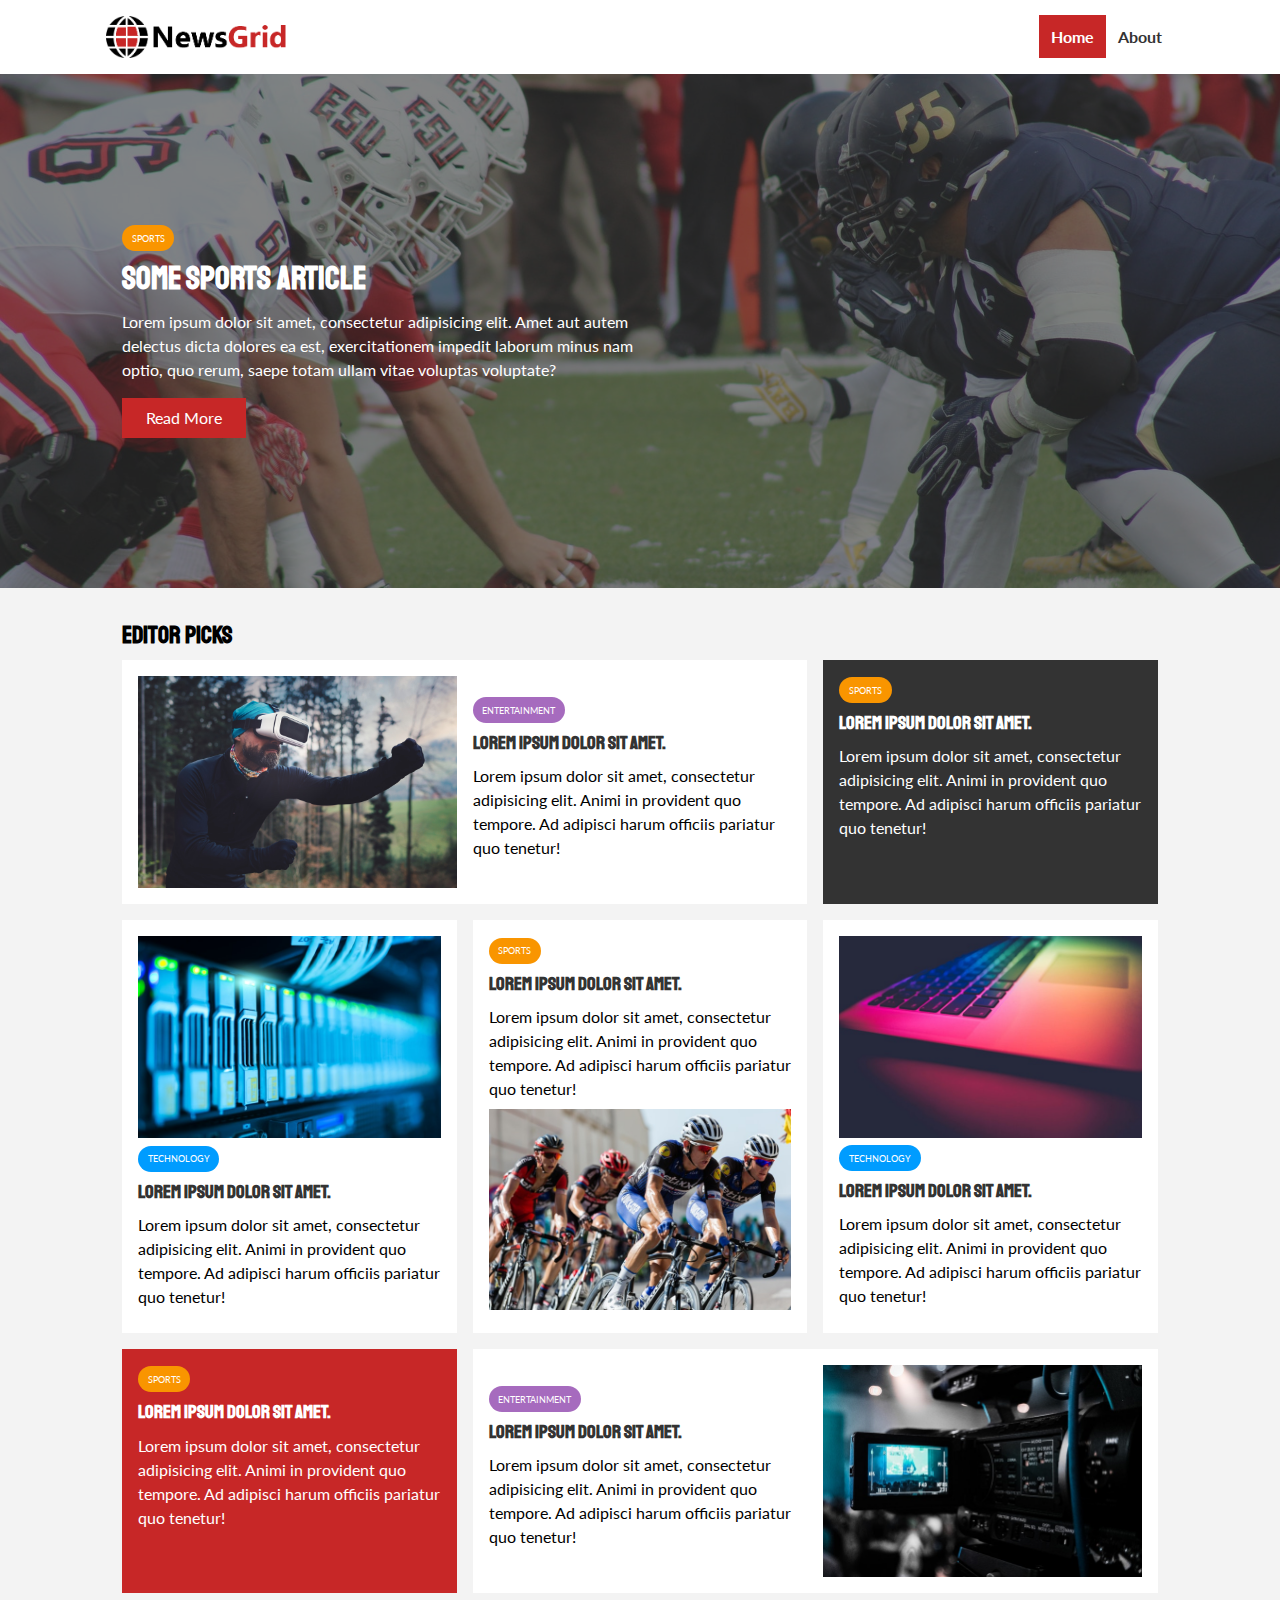
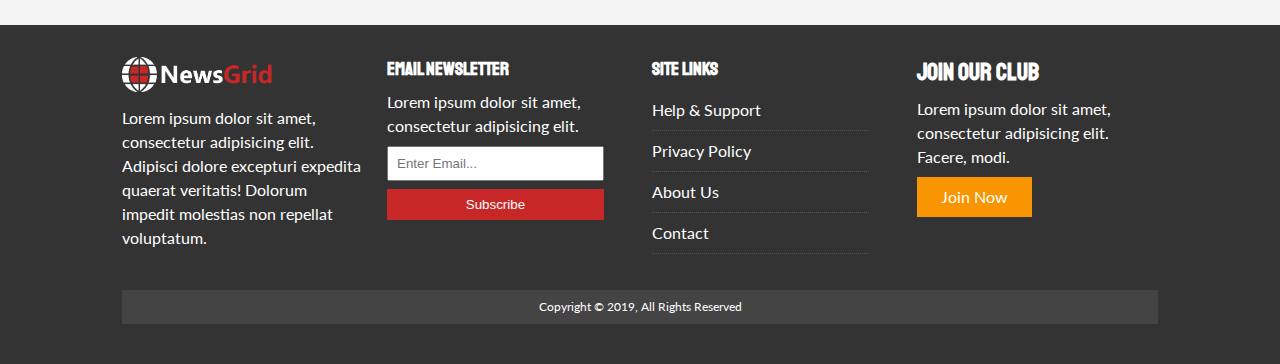
<file: index.html>
<!DOCTYPE html>
<html lang="en">
  <head>
    <meta charset="UTF-8" />
    <meta name="viewport" content="width=device-width, initial-scale=1.0" />
    <meta http-equiv="X-UA-Compatible" content="ie=edge" />
       <link
      rel="stylesheet"
      href="https://use.fontawesome.com/releases/v5.6.3/css/all.css"
      integrity="sha384-UHRtZLI+pbxtHCWp1t77Bi1L4ZtiqrqD80Kn4Z8NTSRyMA2Fd33n5dQ8lWUE00s/"
      crossorigin="anonymous"
    />

    <link rel="stylesheet" href="css/style.css" />
    <link
      href="https://fonts.googleapis.com/css?family=Lato|Staatliches"
      rel="stylesheet"
    />
    <link
      rel="stylesheet"
      media="screen and (max-width: 768px)"
      href="css/mobile.css"
    />
    <link rel="shortcut icon" type="image/x-icon" href="favicon.ico" />
    <title>NewsGrid | Latest News</title>
  </head>
  <body>
    <nav id="main-nav">
      <div class="container">
        <img class="logo" src="img/logo.png" alt="NewsGrid" />
        <div class="social">
          <a href="http://facebook.com" target="_blank">
            <i class="fab fa-facebook fa-2x"></i>
          </a>
          <a href="http://twitter.com" target="_blank">
            <i class="fab fa-twitter fa-2x"></i>
          </a>
          <a href="http://instagram.com" target="_blank">
            <i class="fab fa-instagram fa-2x"></i>
          </a>
          <a href="http://youtube.com" target="_blank">
            <i class="fab fa-youtube fa-2x"></i>
          </a>
        </div>
        <ul>
          <li><a href="index.html" class="current">Home</a></li>
          <li><a href="about.html">About</a></li>
        </ul>
      </div>
    </nav>
    <!--Showcase-->
    <header id="showcase">
      <div class="container">
        <div class="showcase-container">
          <div class="showcase-content">
            <div class="category category-sports">Sports</div>
            <h1>Some Sports Article</h1>
            <p>
              Lorem ipsum dolor sit amet, consectetur adipisicing elit. Amet aut
              autem delectus dicta dolores ea est, exercitationem impedit
              laborum minus nam optio, quo rerum, saepe totam ullam vitae
              voluptas voluptate?
            </p>
            <a class="btn btn-primary" href="article.html">Read More</a>
          </div>
        </div>
      </div>
    </header>
    <!--Home Articles-->
    <section id="home-articles" class="py-2">
      <div class="container">
        <h2>Editor Picks</h2>
        <div class="articles-container">
          <article class="card">
            <img src="img/articles/ent1.jpg" alt="" />
            <div>
              <div class="category category-ent">Entertainment</div>
              <h3>
                <a href="article.html">Lorem ipsum dolor sit amet.</a>
              </h3>
              <p>
                Lorem ipsum dolor sit amet, consectetur adipisicing elit. Animi
                in provident quo tempore. Ad adipisci harum officiis pariatur
                quo tenetur!
              </p>
            </div>
          </article>
          <article class="card  bg-dark">
            <div class="category category-sports">Sports</div>
            <h3>
              <a href="article.html">Lorem ipsum dolor sit amet.</a>
            </h3>
            <p>
              Lorem ipsum dolor sit amet, consectetur adipisicing elit. Animi in
              provident quo tempore. Ad adipisci harum officiis pariatur quo
              tenetur!
            </p>
          </article>
          <article class="card">
            <img src="img/articles/tech1.jpg" />
            <div class="category category-tech">Technology</div>
            <h3>
              <a href="article.html">Lorem ipsum dolor sit amet.</a>
            </h3>
            <p>
              Lorem ipsum dolor sit amet, consectetur adipisicing elit. Animi in
              provident quo tempore. Ad adipisci harum officiis pariatur quo
              tenetur!
            </p>
          </article>
          <article class="card">
            <div class="category category-sports">Sports</div>
            <h3>
              <a href="article.html">Lorem ipsum dolor sit amet.</a>
            </h3>
            <p>
              Lorem ipsum dolor sit amet, consectetur adipisicing elit. Animi in
              provident quo tempore. Ad adipisci harum officiis pariatur quo
              tenetur!
            </p>
            <img src="img/articles/sports1.jpg" />
          </article>
          <article class="card">
            <img src="img/articles/tech2.jpg" />
            <div class="category category-tech">Technology</div>
            <h3>
              <a href="article.html">Lorem ipsum dolor sit amet.</a>
            </h3>
            <p>
              Lorem ipsum dolor sit amet, consectetur adipisicing elit. Animi in
              provident quo tempore. Ad adipisci harum officiis pariatur quo
              tenetur!
            </p>
          </article>
          <article class="card bg-primary">
            <div class="category category-sports">Sports</div>
            <h3>
              <a href="article.html">Lorem ipsum dolor sit amet.</a>
            </h3>
            <p>
              Lorem ipsum dolor sit amet, consectetur adipisicing elit. Animi in
              provident quo tempore. Ad adipisci harum officiis pariatur quo
              tenetur!
            </p>
          </article>
          <article class="card">
            <div>
              <div class="category category-ent">Entertainment</div>
              <h3>
                <a href="article.html">Lorem ipsum dolor sit amet.</a>
              </h3>
              <p>
                Lorem ipsum dolor sit amet, consectetur adipisicing elit. Animi
                in provident quo tempore. Ad adipisci harum officiis pariatur
                quo tenetur!
              </p>
            </div>
            <img src="img/articles/ent2.jpg" alt="" />
          </article>
        </div>
      </div>
    </section>
    <!--Footer-->
    <footer id="main-footer" class="py-2">
      <div class="container footer-container">
        <!--footer column 1-->
        <div>
          <img src="img/logo_light.png" alt="NewsGrid" />
          <p>
            Lorem ipsum dolor sit amet, consectetur adipisicing elit. Adipisci
            dolore excepturi expedita quaerat veritatis! Dolorum impedit
            molestias non repellat voluptatum.
          </p>
        </div>
        <!--footer column 2-->
        <div>
          <h3>Email Newsletter</h3>
          <p>Lorem ipsum dolor sit amet, consectetur adipisicing elit.</p>
          <form name="contact" method="POST" data-netlify="true">
            <input type="email" name="email" placeholder="Enter Email..." />
            <input type="submit" value="Subscribe" class="btn btn-primary" />
          </form>
        </div>
        <!--footer column 3-->
        <div>
          <h3>Site Links</h3>
          <ul class="list">
            <li><a href="#">Help & Support</a></li>
            <li><a href="#">Privacy Policy</a></li>
            <li><a href="#">About Us</a></li>
            <li><a href="#">Contact</a></li>
          </ul>
        </div>
        <!--footer column 4-->
        <div>
          <h2>Join Our Club</h2>
          <p>
            Lorem ipsum dolor sit amet, consectetur adipisicing elit. Facere,
            modi.
          </p>
          <a href="#" class="btn btn-secondary">Join Now</a>
        </div>
        <!--footer column 5 block-->
        <p>Copyright &copy; 2019, All Rights Reserved</p>
      </div>
    </footer>

    <!--Opacity navbar on scroll script-->
    <script>
      //sticky menu background opacity when scroll
      window.addEventListener("scroll", function() {
        if (window.scrollY > 150) {
          document.querySelector("#main-nav").style.opacity = 0.9;
        } else {
          document.querySelector("#main-nav").style.opacity = 1;
        }
      });
    </script>
  </body>
</html>
</file>
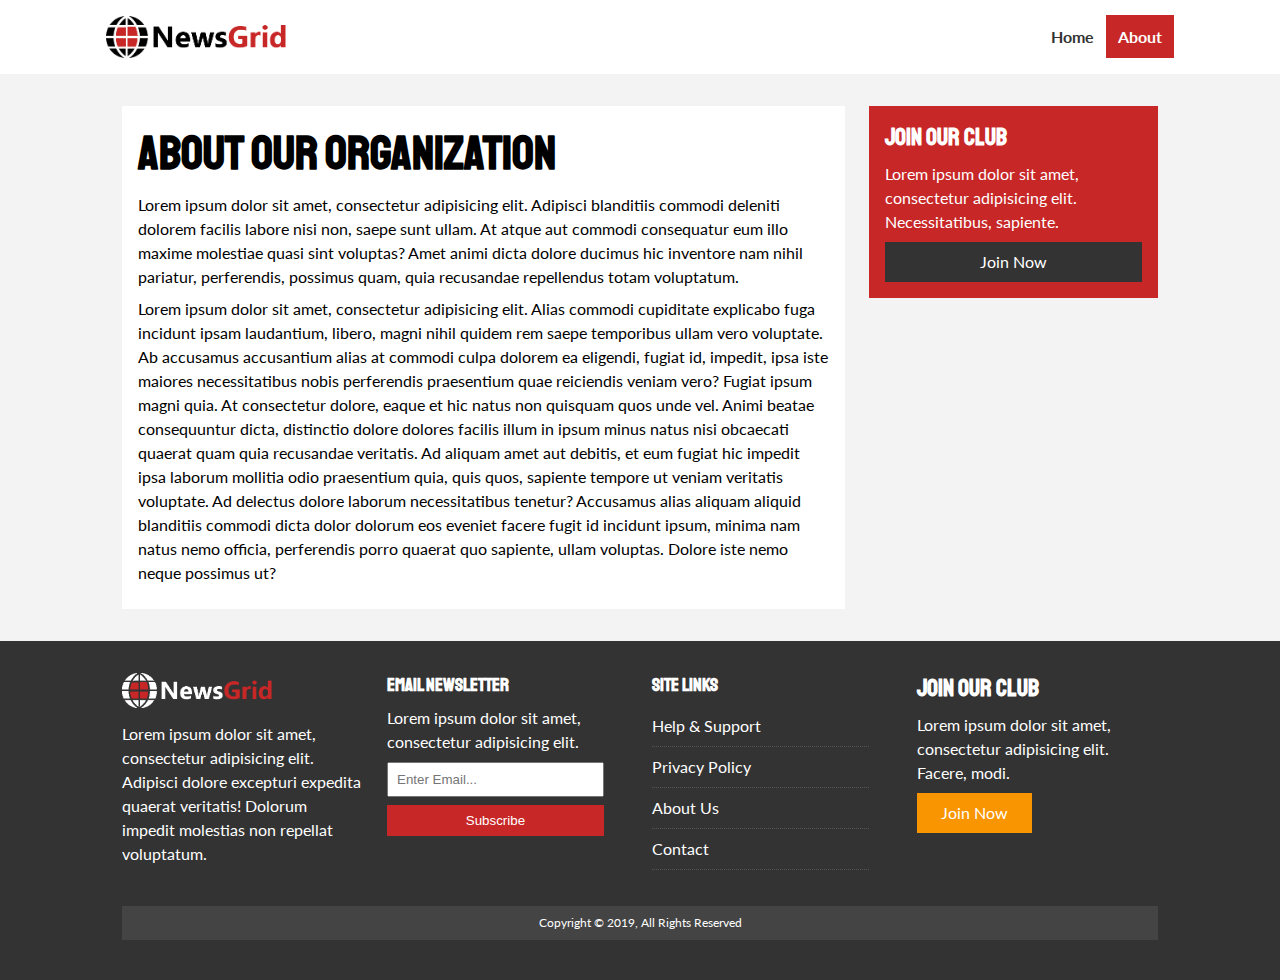
<file: about.html>
<!DOCTYPE html>
<html lang="en">
  <head>
    <meta charset="UTF-8" />
    <meta name="viewport" content="width=device-width, initial-scale=1.0" />
    <meta http-equiv="X-UA-Compatible" content="ie=edge" />
       <link
      rel="stylesheet"
      href="https://use.fontawesome.com/releases/v5.6.3/css/all.css"
      integrity="sha384-UHRtZLI+pbxtHCWp1t77Bi1L4ZtiqrqD80Kn4Z8NTSRyMA2Fd33n5dQ8lWUE00s/"
      crossorigin="anonymous"
    />

    <link rel="stylesheet" href="css/style.css" />

    <link
      href="https://fonts.googleapis.com/css?family=Lato|Staatliches"
      rel="stylesheet"
    />
    <link
      rel="stylesheet"
      media="screen and (max-width: 768px)"
      href="css/mobile.css"
    />
    <link rel="shortcut icon" type="image/x-icon" href="favicon.ico" />
    <title>NewsGrid | About</title>
  </head>
  <body>
    <nav id="main-nav">
      <div class="container">
        <img class="logo" src="img/logo.png" alt="NewsGrid" />
        <div class="social">
          <a href="http://facebook.com" target="_blank">
            <i class="fab fa-facebook fa-2x"></i>
          </a>
          <a href="http://twitter.com" target="_blank">
            <i class="fab fa-twitter fa-2x"></i>
          </a>
          <a href="http://instagram.com" target="_blank">
            <i class="fab fa-instagram fa-2x"></i>
          </a>
          <a href="http://youtube.com" target="_blank">
            <i class="fab fa-youtube fa-2x"></i>
          </a>
        </div>
        <ul>
          <li><a href="index.html">Home</a></li>
          <li><a href="about.html" class="current">About</a></li>
        </ul>
      </div>
    </nav>
    <section id="about">
      <div class="container">
        <div class="page-container">
          <article class="card">
            <h1 class="l-heading">About Our Organization</h1>
            <p>
              Lorem ipsum dolor sit amet, consectetur adipisicing elit. Adipisci
              blanditiis commodi deleniti dolorem facilis labore nisi non, saepe
              sunt ullam. At atque aut commodi consequatur eum illo maxime
              molestiae quasi sint voluptas? Amet animi dicta dolore ducimus hic
              inventore nam nihil pariatur, perferendis, possimus quam, quia
              recusandae repellendus totam voluptatum.
            </p>
            <p>
              Lorem ipsum dolor sit amet, consectetur adipisicing elit. Alias
              commodi cupiditate explicabo fuga incidunt ipsam laudantium,
              libero, magni nihil quidem rem saepe temporibus ullam vero
              voluptate. Ab accusamus accusantium alias at commodi culpa dolorem
              ea eligendi, fugiat id, impedit, ipsa iste maiores necessitatibus
              nobis perferendis praesentium quae reiciendis veniam vero? Fugiat
              ipsum magni quia. At consectetur dolore, eaque et hic natus non
              quisquam quos unde vel. Animi beatae consequuntur dicta,
              distinctio dolore dolores facilis illum in ipsum minus natus nisi
              obcaecati quaerat quam quia recusandae veritatis. Ad aliquam amet
              aut debitis, et eum fugiat hic impedit ipsa laborum mollitia odio
              praesentium quia, quis quos, sapiente tempore ut veniam veritatis
              voluptate. Ad delectus dolore laborum necessitatibus tenetur?
              Accusamus alias aliquam aliquid blanditiis commodi dicta dolor
              dolorum eos eveniet facere fugit id incidunt ipsum, minima nam
              natus nemo officia, perferendis porro quaerat quo sapiente, ullam
              voluptas. Dolore iste nemo neque possimus ut?
            </p>
          </article>
          <aside class="card bg-primary">
            <h2>Join Our Club</h2>
            <p>
              Lorem ipsum dolor sit amet, consectetur adipisicing elit.
              Necessitatibus, sapiente.
            </p>
            <a class="btn btn-dark btn-block">Join Now</a>
          </aside>
        </div>
      </div>
    </section>
    <!--Footer-->
    <footer id="main-footer" class="py-2">
      <div class="container footer-container">
        <!--footer column 1-->
        <div>
          <img src="img/logo_light.png" alt="NewsGrid" />
          <p>
            Lorem ipsum dolor sit amet, consectetur adipisicing elit. Adipisci
            dolore excepturi expedita quaerat veritatis! Dolorum impedit
            molestias non repellat voluptatum.
          </p>
        </div>
        <!--footer column 2-->
        <div>
          <h3>Email Newsletter</h3>
          <p>Lorem ipsum dolor sit amet, consectetur adipisicing elit.</p>
          <form name="contact" method="POST" data-netlify="true">
            <input type="email" name="email" placeholder="Enter Email..." />
            <input type="submit" value="Subscribe" class="btn btn-primary" />
          </form>
        </div>
        <!--footer column 3-->
        <div>
          <h3>Site Links</h3>
          <ul class="list">
            <li><a href="#">Help & Support</a></li>
            <li><a href="#">Privacy Policy</a></li>
            <li><a href="#">About Us</a></li>
            <li><a href="#">Contact</a></li>
          </ul>
        </div>
        <!--footer column 4-->
        <div>
          <h2>Join Our Club</h2>
          <p>
            Lorem ipsum dolor sit amet, consectetur adipisicing elit. Facere,
            modi.
          </p>
          <a href="#" class="btn btn-secondary">Join Now</a>
        </div>
        <!--footer column 5 block-->
        <p>Copyright &copy; 2019, All Rights Reserved</p>
      </div>
    </footer>

    <!--Opacity navbar on scroll script-->
    <script>
      //sticky menu background opacity when scroll
      window.addEventListener("scroll", function() {
        if (window.scrollY > 150) {
          document.querySelector("#main-nav").style.opacity = 0.9;
        } else {
          document.querySelector("#main-nav").style.opacity = 1;
        }
      });
    </script>
  </body>
</html>
</file>
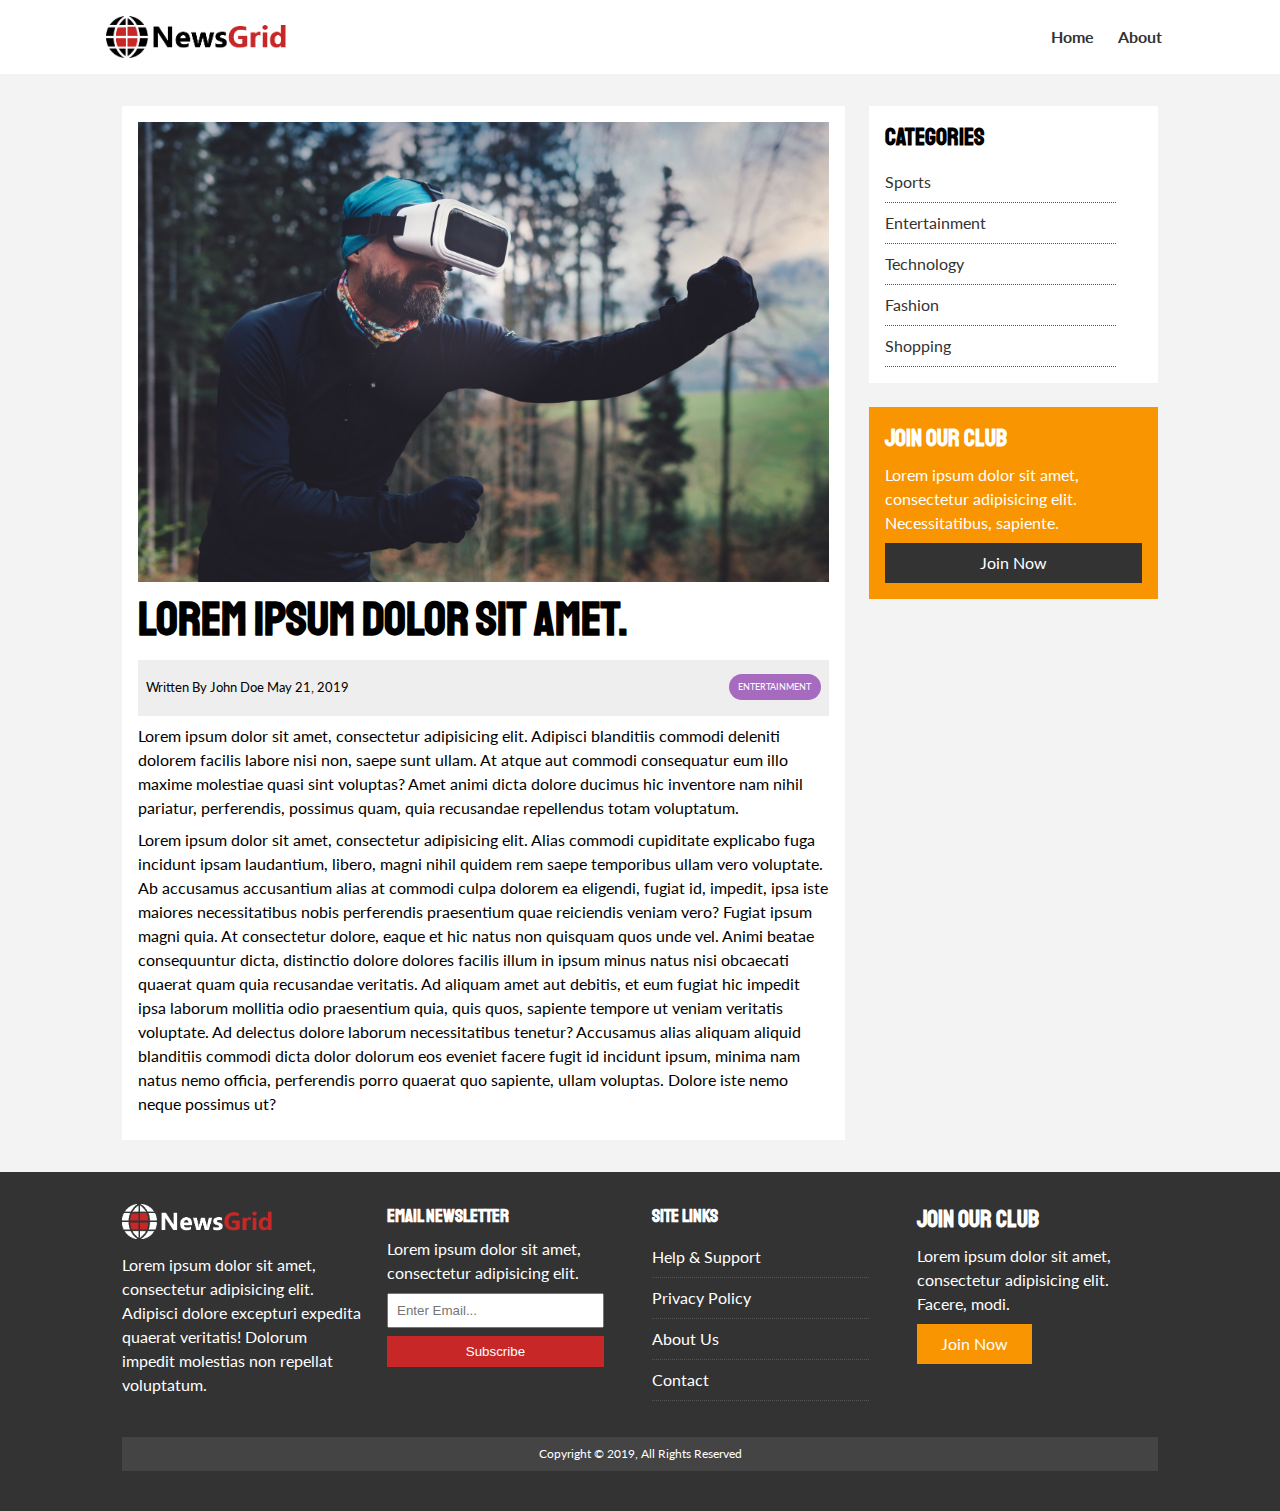
<file: article.html>
<!DOCTYPE html>
<html lang="en">
  <head>
    <meta charset="UTF-8" />
    <meta name="viewport" content="width=device-width, initial-scale=1.0" />
    <meta http-equiv="X-UA-Compatible" content="ie=edge" />
       <link
      rel="stylesheet"
      href="https://use.fontawesome.com/releases/v5.6.3/css/all.css"
      integrity="sha384-UHRtZLI+pbxtHCWp1t77Bi1L4ZtiqrqD80Kn4Z8NTSRyMA2Fd33n5dQ8lWUE00s/"
      crossorigin="anonymous"
    />

    <link rel="stylesheet" href="css/style.css" />
    <link
      href="https://fonts.googleapis.com/css?family=Lato|Staatliches"
      rel="stylesheet"
    />
    <link
      rel="stylesheet"
      media="screen and (max-width: 768px)"
      href="css/mobile.css"
    />
    <link rel="shortcut icon" type="image/x-icon" href="favicon.ico" />
    <title>NewsGrid | Latest News</title>
  </head>
  <body>
    <nav id="main-nav">
      <div class="container">
        <img class="logo" src="img/logo.png" alt="NewsGrid" />
        <div class="social">
          <a href="http://facebook.com" target="_blank">
            <i class="fab fa-facebook fa-2x"></i>
          </a>
          <a href="http://twitter.com" target="_blank">
            <i class="fab fa-twitter fa-2x"></i>
          </a>
          <a href="http://instagram.com" target="_blank">
            <i class="fab fa-instagram fa-2x"></i>
          </a>
          <a href="http://youtube.com" target="_blank">
            <i class="fab fa-youtube fa-2x"></i>
          </a>
        </div>
        <ul>
          <li><a href="index.html">Home</a></li>
          <li><a href="about.html">About</a></li>
        </ul>
      </div>
    </nav>
    <section id="article">
      <div class="container">
        <div class="page-container">
          <article class="card">
            <img src="img/articles/ent1.jpg" alt="" />
            <h1 class="l-heading">Lorem ipsum dolor sit amet.</h1>
            <div class="meta">
              <small
                ><i class="fas fa-user"></i> Written By John Doe May 21,
                2019</small
              >
              <div class="category category-ent">Entertainment</div>
            </div>
            <p>
              Lorem ipsum dolor sit amet, consectetur adipisicing elit. Adipisci
              blanditiis commodi deleniti dolorem facilis labore nisi non, saepe
              sunt ullam. At atque aut commodi consequatur eum illo maxime
              molestiae quasi sint voluptas? Amet animi dicta dolore ducimus hic
              inventore nam nihil pariatur, perferendis, possimus quam, quia
              recusandae repellendus totam voluptatum.
            </p>
            <p>
              Lorem ipsum dolor sit amet, consectetur adipisicing elit. Alias
              commodi cupiditate explicabo fuga incidunt ipsam laudantium,
              libero, magni nihil quidem rem saepe temporibus ullam vero
              voluptate. Ab accusamus accusantium alias at commodi culpa dolorem
              ea eligendi, fugiat id, impedit, ipsa iste maiores necessitatibus
              nobis perferendis praesentium quae reiciendis veniam vero? Fugiat
              ipsum magni quia. At consectetur dolore, eaque et hic natus non
              quisquam quos unde vel. Animi beatae consequuntur dicta,
              distinctio dolore dolores facilis illum in ipsum minus natus nisi
              obcaecati quaerat quam quia recusandae veritatis. Ad aliquam amet
              aut debitis, et eum fugiat hic impedit ipsa laborum mollitia odio
              praesentium quia, quis quos, sapiente tempore ut veniam veritatis
              voluptate. Ad delectus dolore laborum necessitatibus tenetur?
              Accusamus alias aliquam aliquid blanditiis commodi dicta dolor
              dolorum eos eveniet facere fugit id incidunt ipsum, minima nam
              natus nemo officia, perferendis porro quaerat quo sapiente, ullam
              voluptas. Dolore iste nemo neque possimus ut?
            </p>
          </article>
          <aside id="categories" class="card">
            <h2>Categories</h2>
            <ul class="list">
              <li>
                <a href="#"><i class="fas fa-chevron-right"></i> Sports</a>
              </li>
              <li>
                <a href="#"
                  ><i class="fas fa-chevron-right"></i> Entertainment</a
                >
              </li>
              <li>
                <a href="#"><i class="fas fa-chevron-right"></i> Technology</a>
              </li>
              <li>
                <a href="#"><i class="fas fa-chevron-right"></i> Fashion</a>
              </li>
              <li>
                <a href="#"><i class="fas fa-chevron-right"></i> Shopping</a>
              </li>
            </ul>
          </aside>
          <aside class="card bg-secondary">
            <h2>Join Our Club</h2>
            <p>
              Lorem ipsum dolor sit amet, consectetur adipisicing elit.
              Necessitatibus, sapiente.
            </p>
            <a class="btn btn-dark btn-block">Join Now</a>
          </aside>
        </div>
      </div>
    </section>
    <!--Footer-->
    <footer id="main-footer" class="py-2">
      <div class="container footer-container">
        <!--footer column 1-->
        <div>
          <img src="img/logo_light.png" alt="NewsGrid" />
          <p>
            Lorem ipsum dolor sit amet, consectetur adipisicing elit. Adipisci
            dolore excepturi expedita quaerat veritatis! Dolorum impedit
            molestias non repellat voluptatum.
          </p>
        </div>
        <!--footer column 2-->
        <div>
          <h3>Email Newsletter</h3>
          <p>Lorem ipsum dolor sit amet, consectetur adipisicing elit.</p>
          <form name="contact" method="POST" data-netlify="true">
            <input type="email" name="email" placeholder="Enter Email..." />
            <input type="submit" value="Subscribe" class="btn btn-primary" />
          </form>
        </div>
        <!--footer column 3-->
        <div>
          <h3>Site Links</h3>
          <ul class="list">
            <li><a href="#">Help & Support</a></li>
            <li><a href="#">Privacy Policy</a></li>
            <li><a href="#">About Us</a></li>
            <li><a href="#">Contact</a></li>
          </ul>
        </div>
        <!--footer column 4-->
        <div>
          <h2>Join Our Club</h2>
          <p>
            Lorem ipsum dolor sit amet, consectetur adipisicing elit. Facere,
            modi.
          </p>
          <a href="#" class="btn btn-secondary">Join Now</a>
        </div>
        <!--footer column 5 block-->
        <p>Copyright &copy; 2019, All Rights Reserved</p>
      </div>
    </footer>

    <!--Opacity navbar on scroll script-->
    <script>
      //sticky menu background opacity when scroll
      window.addEventListener("scroll", function() {
        if (window.scrollY > 150) {
          document.querySelector("#main-nav").style.opacity = 0.9;
        } else {
          document.querySelector("#main-nav").style.opacity = 1;
        }
      });
    </script>
  </body>
</html>
</file>
<file: css/style.css>
:root {
  --primary-color: #c72727;
  --secondary-color: #f99500;
  --light-color: #f3f3f3;
  --dark-color: #333;
  --max-width: 1100px;
}
.category {
  --sports-color: #f99500;
  --ent-color: #a66bbe;
  --tech-color: #009cff;
}

* {
  margin: 0;
  padding: 0;
  box-sizing: border-box;
}

body {
  font-family: "Lato", sans-serif;
  line-height: 1.5;
  background: var(--light-color);
}

a {
  color: #333;
  text-decoration: none;
}

ul {
  list-style: none;
}

p {
  margin: 0.5rem 0;
}

/*image will be forced to the width og 100% of their container*/
img {
  width: 100%;
}

h1,
h2,
h3,
h4,
h5,
h6 {
  font-family: "Staatliches", cursive;
  margin-bottom: 0.55rem;
  line-height: 1.3;
}

/*Utility*/
.container {
  max-width: var(--max-width);
  margin: auto;
  padding: 0 2rem;
  overflow: hidden;
}

/*styling for the categories*/
.category {
  display: inline-block;
  color: #fff;
  font-size: 0.55rem;
  text-transform: uppercase;
  padding: 0.4rem 0.6rem;
  border-radius: 15px;
  margin-bottom: 0.5rem;
}

.category-sports {
  background: var(--sports-color);
}
.category-ent {
  background: var(--ent-color);
}
.category-tech {
  background: var(--tech-color);
}

/*styling for button*/
.btn {
  display: inline-block;
  border: none;
  background: var(--dark-color);
  color: #fff;
  padding: 0.5rem 1.5rem;
}

/*buttons variations*/
.btn-light {
  background: var(--light-color);
}
.btn-primary {
  background: var(--primary-color);
}
.btn-secondary {
  background: var(--secondary-color);
}

/*buttons with this class will fill the width of their container*/
.btn-block {
  display: block;
  width: 100%;
  text-align: center;
}

/*btn hover state*/
.btn:hover {
  opacity: 0.9;
}

/*CARDS*/
.card {
  background: #fff;
  padding: 1rem;
}
/*background classes*/
.bg-dark {
  background: var(--dark-color);
  color: #fff;
}
.bg-primary {
  background: var(--primary-color);
  color: #fff;
}
.bg-secondary {
  background: var(--secondary-color);
  color: #fff;
}

.bg-dark h1,
.bg-dark h2,
.bg-dark h3,
.bg-dark a,
.bg-primary h1,
.bg-primary h2,
.bg-primary h3,
.bg-primary a,
.bg-secondary h1,
.bg-secondary h2,
.bg-secondary h3,
.bg-secondary a {
  color: #fff;
}
/*padding classes*/
.py-1 {
  padding: 1.5rem 0;
}
.py-2 {
  padding: 2rem 0;
}
.py-3 {
  padding: 3rem 0;
}
.p-1 {
  padding: 1.5rem;
}
.p-2 {
  padding: 2rem;
}
.p-3 {
  padding: 3rem;
}

.l-heading {
  font-size: 3rem;
}
/*styling the footer list*/
.list li {
  padding: 0.5rem 0;
  border-bottom: #555 dotted 1px;
  width: 90%;
}
.list li a:hover {
  color: var(--primary-color) !important;
}
/*Inner Pages grid container*/
.page-container {
  display: grid;
  grid-template-columns: 5fr 2fr;
  margin: 2rem 0;
  grid-gap: 1.5rem;
}
.page-container > *:first-child {
  grid-row: 1 / span 3;
}
/*Navigation*/
#main-nav {
  background: #fff;
  position: sticky;
  top: 0;
  /*makes the navbar stays ontop of other elements */
  z-index: 2;
}

#main-nav .container {
  display: grid;
  grid-template-columns: 6fr 3fr 2fr;
  padding: 1rem;
  align-items: center;
}

#main-nav .logo {
  width: 180px;
}

#main-nav ul {
  justify-self: end;
  display: flex;
}

#main-nav ul li a {
  padding: 0.75rem;
  font-weight: bold;
}

#main-nav ul li a.current {
  background: var(--primary-color);
  color: #fff;
}

#main-nav ul li a:hover {
  background: var(--light-color);
  color: var(--dark-color);
  transition: all 0.5s ease-in-out;
}

#main-nav .social {
  justify-self: center;
}

#main-nav .social i {
  color: #777;
  margin-right: 0.5rem;
}

/*Styling the header (d overall container) with overlay dt will cover the img*/
header {
  color: #fff;
  background: #333;
  padding: 2rem;
  position: relative;
}

/*using the before selector for our overlay*/
#showcase:before {
  content: "";
  background: url("../img/featured.jpg") no-repeat center center/cover;
  position: absolute;
  top: 0;
  left: 0;
  width: 100%;
  height: 100%;
  opacity: 0.4;
}

#showcase .showcase-container {
  display: grid;
  grid-template-columns: repeat(2, 1fr);
  justify-content: center;
  align-items: center;
  height: 50vh;
}
/*bringing the text ontop of the image*/
#showcase .showcase-content {
  z-index: 1;
}

#showcase .showcase-content p {
  margin-bottom: 1rem;
}

/*Home Articles section*/
#home-articles .articles-container {
  display: grid;
  grid-template-columns: repeat(3, 1fr);
  grid-gap: 1rem;
}

/*here we are targeting the direct element under the article-container class and also targeting its first child in this category*/
#home-articles .articles-container > *:first-child,
#home-articles .articles-container > *:last-child {
  display: grid;
  grid-template-columns: repeat(2, 1fr);
  grid-gap: 1rem;
  align-items: center;
  /*spanning the img to take 2 columns starting frm the 1st column*/
  grid-column: 1 / span 2;
}
#home-articles .articles-container > *:last-child {
  /*spanning the img to take 2 columns starting frm the 2nd column*/
  grid-column: 2 / span 2;
}

/*styling the meta class on the article page*/
#article .meta {
  display: flex;
  justify-content: space-between;
  align-items: center;
  background: #eee;
  padding: 0.5rem;
}

#article .meta .category {
  margin-top: 0.4rem;
}

/*Footer*/
#main-footer {
  background: var(--dark-color);
  color: #fff;
}

#main-footer img {
  width: 150px;
}
#main-footer a {
  color: #fff;
}

#main-footer .footer-container {
  display: grid;
  grid-template-columns: repeat(4, 1fr);
  grid-gap: 1.5rem;
}

#main-footer .footer-container > *:last-child {
  background: #444;
  grid-column: 1 / span 4;
  padding: 0.5rem;
  text-align: center;
  font-size: 0.75rem;
}

#main-footer .footer-container input[type="email"] {
  width: 90%;
  padding: 0.5rem;
  margin-bottom: 0.5rem;
}
#main-footer .footer-container input[type="submit"] {
  width: 90%;
}
</file>
<file: css/mobile.css>
/*navigation*/
#main-nav .social {
  display: none;
}
#main-nav .container {
  grid-template-columns: 1fr;
  grid-gap: 1.2rem;
}

#main-nav ul,
#main-nav .logo {
  justify-self: center;
}
#main-nav ul li a {
  padding: 0.5rem;
}

#home-articles .articles-container {
  grid-template-columns: repeat(2, 1fr);
}
#home-articles .articles-container > *:first-child,
#home-articles .articles-container > *:last-child {
  grid-template-columns: 1fr;
  grid-column: 1;
}

@media (max-width: 600px) {
  /*Stack grid items*/
  #showcase .showcase-container,
  #home-articles .articles-container {
    grid-template-columns: 1fr;
  }

  #main-footer .footer-container {
    grid-template-columns: 1fr;
  }
  #main-footer .footer-container > *:last-child {
    grid-column: 1;
  }
  #main-footer .footer-container > *:first-child,
  #main-footer .footer-container > *:nth-child(2) {
    border-bottom: #444 dotted 1px;
    padding-bottom: 1rem;
  }
  .page-container {
    grid-template-columns: 1fr;
    text-align: center;
  }
  .page-container > *:first-child {
    grid-row: 1;
  }
  .l-heading {
    font-size: 2rem;
  }
}
</file>
